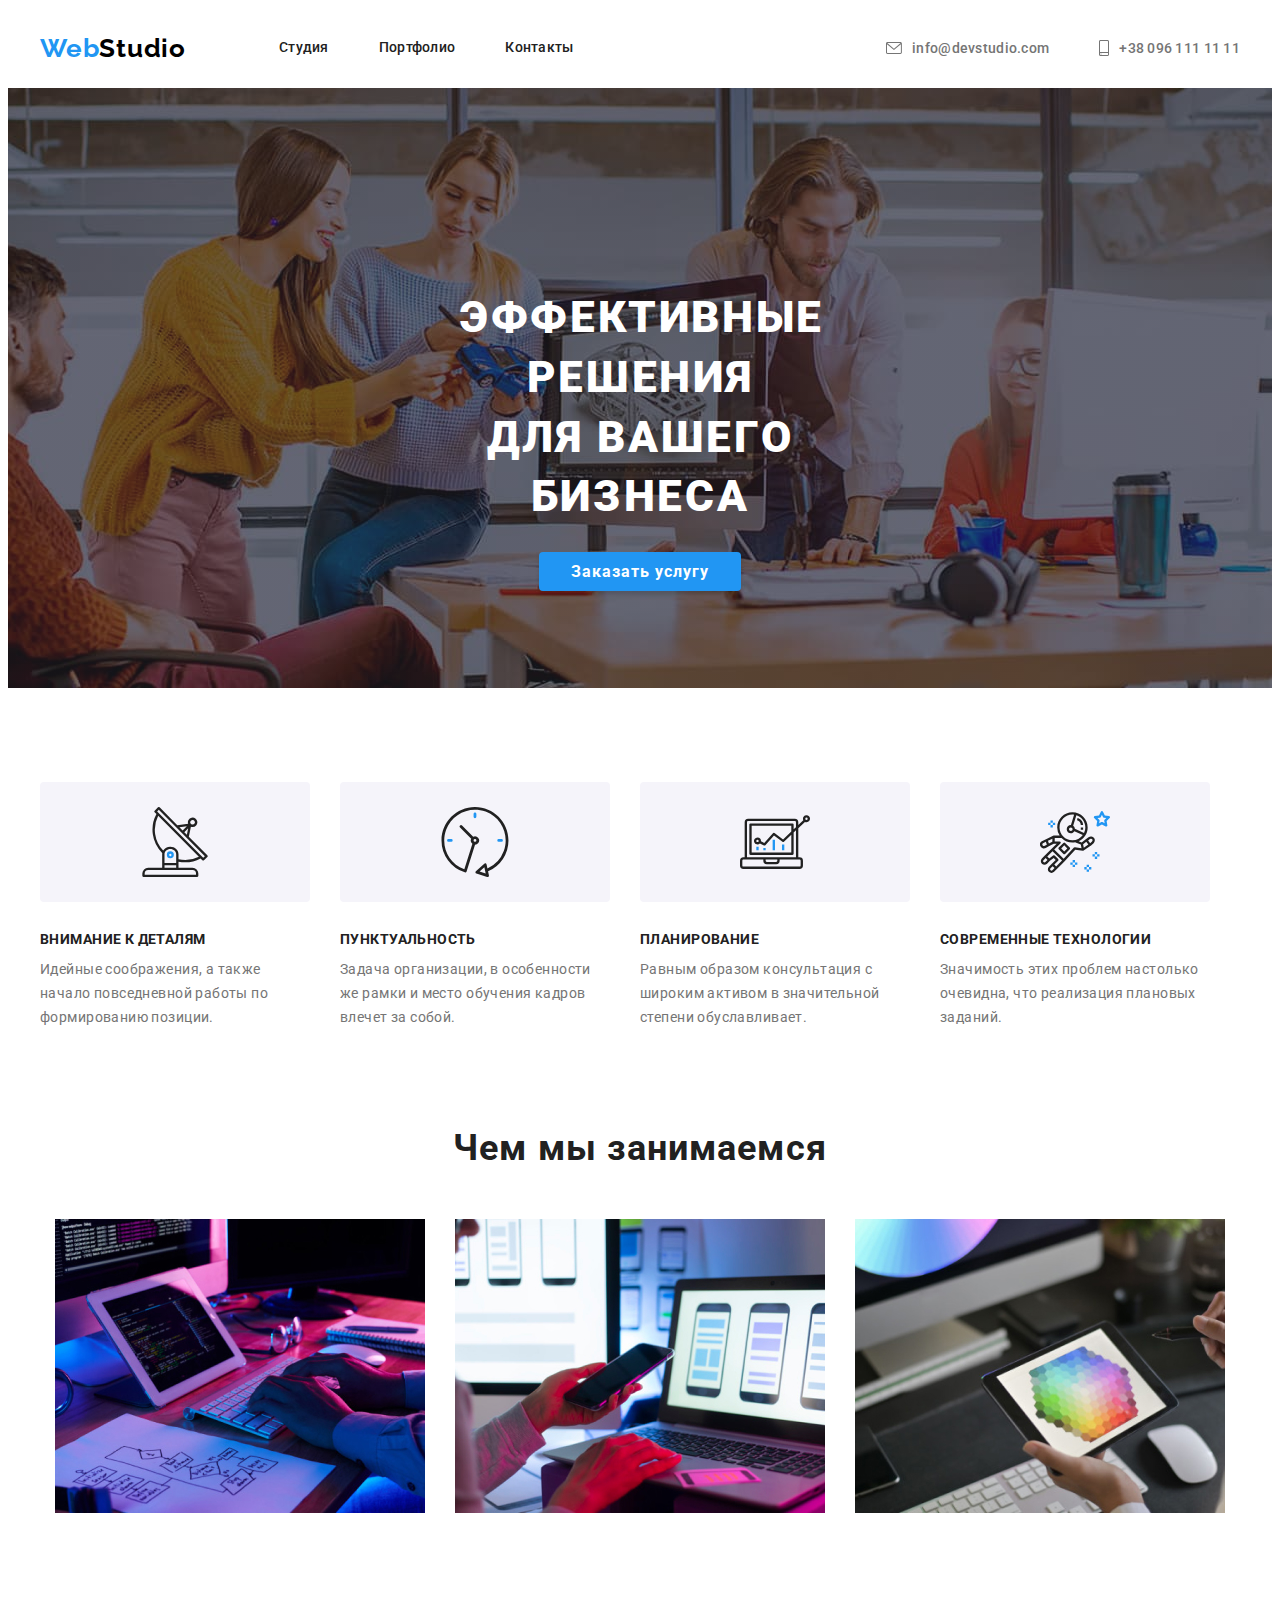
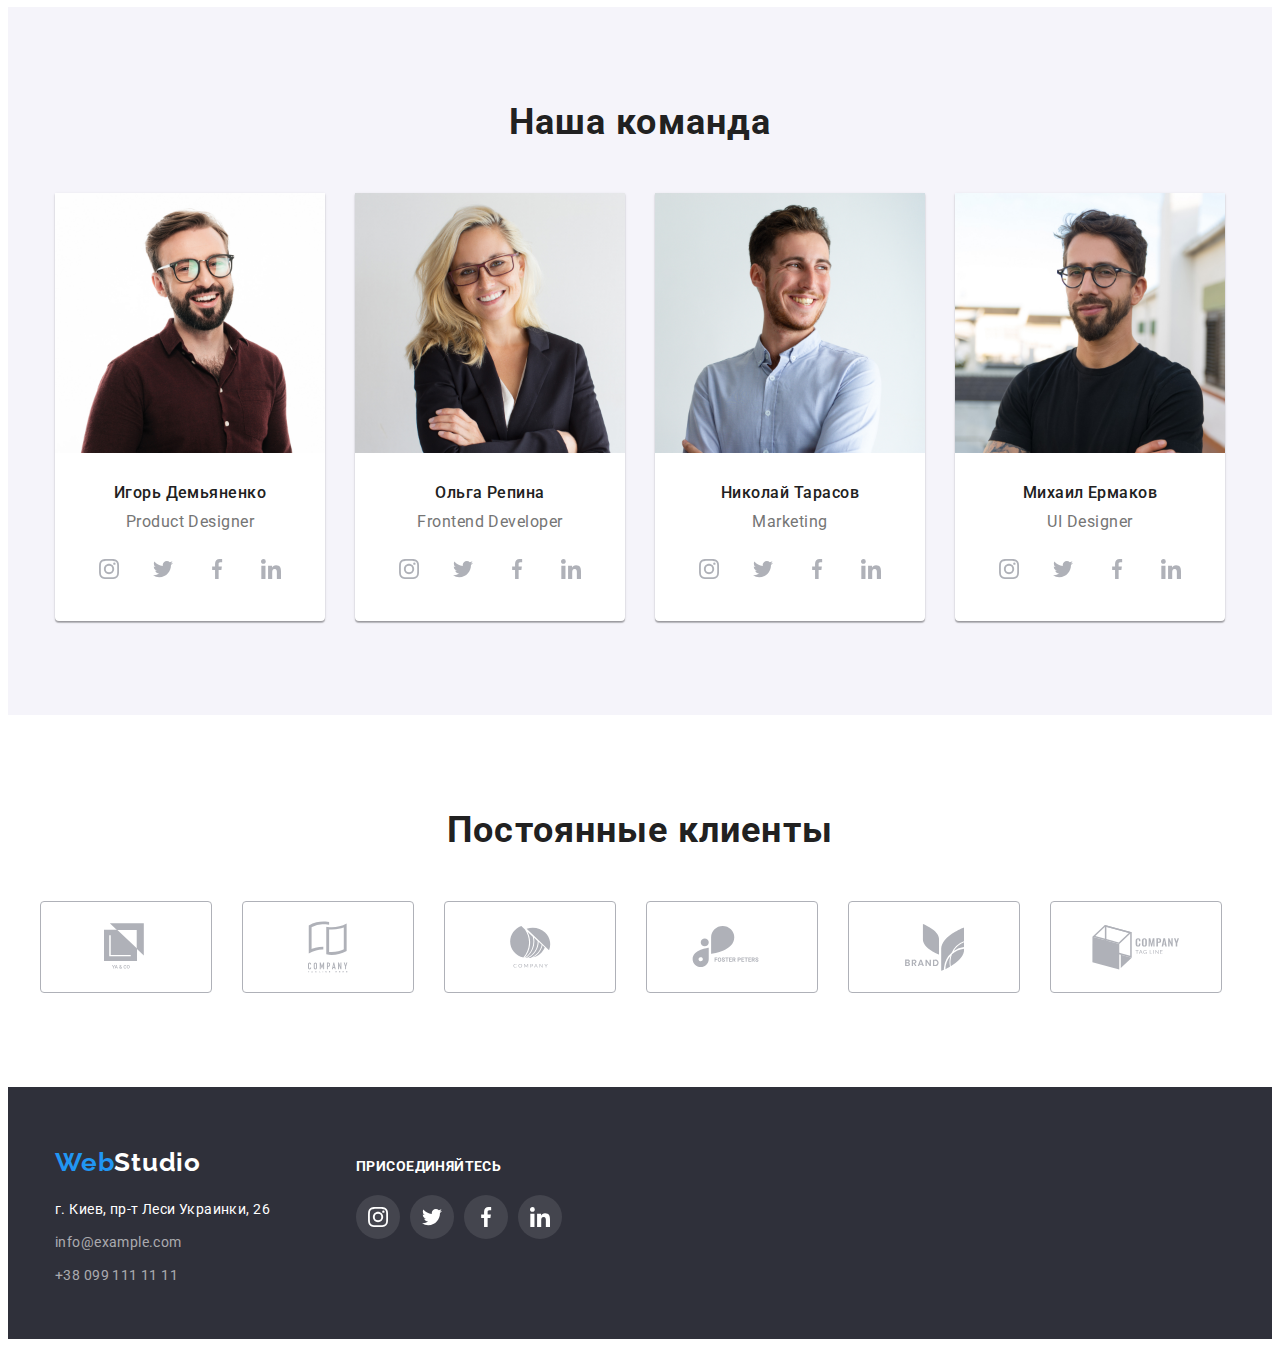
<file: index.html>
<!DOCTYPE html>
<html lang="ru">
<head>
    <meta charset="UTF-8" />
    <meta name="viewport" content="width=device-width, initial-scale=1.0" />
    <link rel="preconnect" href="https://fonts.gstatic.com">
    <link href="https://fonts.googleapis.com/css2?family=Raleway:wght@700&family=Roboto:wght@400;500;700&display=swap"
    rel="stylesheet">
    <link rel="stylesheet" href="https://cdnjs.cloudflare.com/ajax/libs/modern-normalize/1.0.0/modern-normalize.min.css"
        integrity="sha512-ISS7cAi1PEhQ8jnbJpJZMd29NlhNj4AWYyLOSp2CE/CsHxTCu+r+t0D2yoJudVrd0/8fTVPUVDzY5Tvli75u/g=="
        crossorigin="anonymous"/>
        <link rel="stylesheet" href="./css/styles.css"/>
    <title>Studio</title>
</head>
<header>
    <div class="header-container">
    <p><span class="logo-web">Web</span><span class="logo-studio">Studio</span></p>
    <nav class="site-nav">
        <a href="">Студия</a>
        <a href="./portfolio.html">Портфолио</a>
        <a href="">Контакты</a>
    </nav>
    <ul class="auth-nav">
      <li>
          <a href=""><svg class="icon-nav" width="16px" height="12px">
              <use href="./images/sprite-svg.svg#icon-envelope"></use>
          </svg>info@devstudio.com</a>
      </li>
        <li>
            <a href=""><svg class="icon-nav" width="10px" height="16px">
              <use href="./images/sprite-svg.svg#icon-smartphone"></use>
          </svg>+38 096 111 11 11</a>
        </li>
    </ul>
    </div>
</header>
<body>
    <main>
    <section class="hero">
       <div class="overlay">
        <h1 class="hero-title">Эффективные решения <br> для вашего бизнеса</h1>
        <a href class="hero-button">Заказать услугу</a>
        </div> 
    </section>
    <section>
        <h2 class="visually-hidden">Особенности</h2>
        <div class="features">           
        <ul>
            <li> <div class="icon-features">
                <svg width="70px" height="70px">
              <use href="./images/sprite-svg.svg#icon-antenna"></use>
          </svg></div>
                <h3 class="features-main">Внимание к деталям</h3>
                <p class="features-description">Идейные соображения, а также начало повседневной работы по формированию позиции.</p>
            </li>
            <li> <div class="icon-features">
                <svg width="70px" height="70px">
                    <use href="./images/sprite-svg.svg#icon-clock"></use>
                </svg></div>
                <h3 class="features-main">Пунктуальность</h3>
                <p class="features-description">Задача организации, в особенности же рамки и место обучения кадров влечет за собой.</p>
            </li>
            <li> <div class="icon-features">
                <svg width="70px" height="70px">
                    <use href="./images/sprite-svg.svg#icon-diagram"></use>
                </svg></div>
                <h3 class="features-main">Планирование</h3>
                <p class="features-description">Равным образом консультация с широким активом в значительной степени обуславливает.</p>
            </li>
            <li> <div class="icon-features">
                <svg width="70px" height="70px">
                    <use href="./images/sprite-svg.svg#icon-astronaut"></use>
                </svg></div>
                <h3 class="features-main">Современные технологии</h3>
                <p class="features-description">Значимость этих проблем настолько очевидна, что реализация плановых заданий.</p>
            </li>
        </ul>        
        </div>  
        <div class="products-container">
        <h2 class="products-title">Чем мы занимаемся</h2>
         <ul class="products">
             <li>
                 <img src="./images/box 1.jpg" alt="img1">
             </li>
             <li>
                 <img src="./images/box 2.jpg" alt="img2">
             </li>
             <li>
                 <img src="./images/box 3.jpg" alt="img3">
             </li>
         </ul>    
        </div>     
    </section>
    <section class="employee">
        <h2 class="employee-title">Наша команда</h2>
        <ul class="employee-description">
             <li class="employee-item">
                 <img class="employee-foto" src="./images/Игорь Демьяненко.jpg" alt="foto1">
                 <h3 class="employee-name">Игорь Демьяненко</h3>
                 <p class="employee-position">Product Designer</p>
                 <ul>
                     <li class="employee-icon"><a href=""><svg width="20px" height="20px">
                    <use href="./images/sprite-svg.svg#icon-instagram"></use></svg></a>
                     </li>
                    <li class="employee-icon"><a href=""><svg width="20px" height="20px">
                            <use href="./images/sprite-svg.svg#icon-twitter"></use></svg></a>
                    </li>
                    <li class="employee-icon"><a href=""><svg width="20px" height="20px">
                            <use href="./images/sprite-svg.svg#icon-facebook"></use></svg></a>
                    </li>
                    <li class="employee-icon"><a href=""><svg width="20px" height="20px">
                            <use href="./images/sprite-svg.svg#icon-linkedin"></use></svg></a>
                    </li>
                        </ul>
             </li>
             <li class="employee-item">
                 <img class="employee-foto" src="./images/Ольга Репина.jpg" alt="foto2">
                 <h3 class="employee-name">Ольга Репина</h3>
                 <p class="employee-position">Frontend Developer</p>
                <ul>
                    <li class="employee-icon"><a href=""><svg width="20px" height="20px">
                            <use href="./images/sprite-svg.svg#icon-instagram"></use>
                        </svg></a>
                    </li>
                    <li class="employee-icon"><a href=""><svg width="20px" height="20px">
                            <use href="./images/sprite-svg.svg#icon-twitter"></use>
                        </svg></a>
                    </li>
                    <li class="employee-icon"><a href=""><svg width="20px" height="20px">
                            <use href="./images/sprite-svg.svg#icon-facebook"></use>
                        </svg></a>
                    </li>
                    <li class="employee-icon"><a href=""><svg width="20px" height="20px">
                            <use href="./images/sprite-svg.svg#icon-linkedin"></use>
                        </svg></a>
                    </li>
                </ul>
             </li>
             <li class="employee-item">
                 <img class="employee-foto" src="./images/Николай Тарасов.jpg" alt="foto3">
                 <h3 class="employee-name">Николай Тарасов</h3>
                 <p class="employee-position">Marketing</p> 
                <ul>
                    <li class="employee-icon"><a href=""><svg width="20px" height="20px">
                            <use href="./images/sprite-svg.svg#icon-instagram"></use>
                        </svg></a>
                    </li>
                    <li class="employee-icon"><a href=""><svg width="20px" height="20px">
                            <use href="./images/sprite-svg.svg#icon-twitter"></use>
                        </svg></a>
                    </li>
                    <li class="employee-icon"><a href=""><svg width="20px" height="20px">
                            <use href="./images/sprite-svg.svg#icon-facebook"></use>
                        </svg></a>
                    </li>
                    <li class="employee-icon"><a href=""><svg width="20px" height="20px">
                            <use href="./images/sprite-svg.svg#icon-linkedin"></use>
                        </svg></a>
                    </li>
                </ul>
             </li>
             <li class="employee-item">
                 <img class="employee-foto" src="./images/Михаил Ермаков.jpg" alt="foto4">
                 <h3 class="employee-name">Михаил Ермаков</h3>
                 <p class="employee-position">UI Designer</p>
                <ul>
                    <li class="employee-icon"><a href=""><svg width="20px" height="20px">
                            <use href="./images/sprite-svg.svg#icon-instagram"></use>
                        </svg></a>
                    </li>
                    <li class="employee-icon"><a href=""><svg width="20px" height="20px">
                            <use href="./images/sprite-svg.svg#icon-twitter"></use>
                        </svg></a>
                    </li>
                    <li class="employee-icon"><a href=""><svg width="20px" height="20px">
                            <use href="./images/sprite-svg.svg#icon-facebook"></use>
                        </svg></a>
                    </li>
                    <li class="employee-icon"><a href=""><svg width="20px" height="20px">
                            <use href="./images/sprite-svg.svg#icon-linkedin"></use>
                        </svg></a>
                    </li>
                </ul>
             </li>
            </ul>
    </section>
    <section class="clients">
        <h2 class="clients-title">Постоянные клиенты</h2>
            <ul>
                <a href=""><svg width="44px" height="49px">
                    <use href="./images/sprite-svg.svg#icon-logo-1"></use>
                </svg></a>
                <a href=""><svg width="40px" height="52px">
                    <use href="./images/sprite-svg.svg#icon-logo-2"></use>
                    </svg></a>
                <a href=""><svg width="41px" height="42px">
                    <use href="./images/sprite-svg.svg#icon-logo-3"></use>
                    </svg></a>
                <a href=""><svg width="80px" height="42px">
                    <use href="./images/sprite-svg.svg#icon-logo-4"></use>
                    </svg></a>
                <a href=""><svg width="59px" height="47px">
                    <use href="./images/sprite-svg.svg#icon-logo-5"></use>
                    </svg></a>
                <a href=""><svg width="88px" height="45px">
                    <use href="./images/sprite-svg.svg#icon-logo-6"></use>
                    </svg></a>
            </ul>
        </section>
    </main>
</body>
<footer class="footer">
    <div class="footer-container">
        <div class="address">
            <p><span class="logo-web">Web</span><span class="footer-logo-studio">Studio</span></p>
            <address>
            <ul>
                <li class="address-street">г. Киев, пр-т Леси Украинки, 26</li>
                <li class="address-tel">info@example.com</li>
                <li class="address-tel">+38 099 111 11 11</li>
            </ul>
            </address>
        </div>
    <div class="join"> 
            <p class="join-title">присоединяйтесь</p>
        <ul>
            <li class="footer-icon"><a href=""><svg width="20px" height="20px">
                <use href="./images/sprite-svg.svg#icon-instagram"></use>
            </svg></a>
            </li>
            <li class="footer-icon"><a href=""><svg width="20px" height="20px">
                <use href="./images/sprite-svg.svg#icon-twitter"></use>
            </svg></a>
            </li>
            <li class="footer-icon"><a href=""><svg width="20px" height="20px">
                <use href="./images/sprite-svg.svg#icon-facebook"></use>
            </svg></a>
            </li>
            <li class="footer-icon"><a href=""><svg width="20px" height="20px">
                <use href="./images/sprite-svg.svg#icon-linkedin"></use>
            </svg></a>
            </li>
    </ul>
    </div>
    </div>
</footer>
</html>
</file>
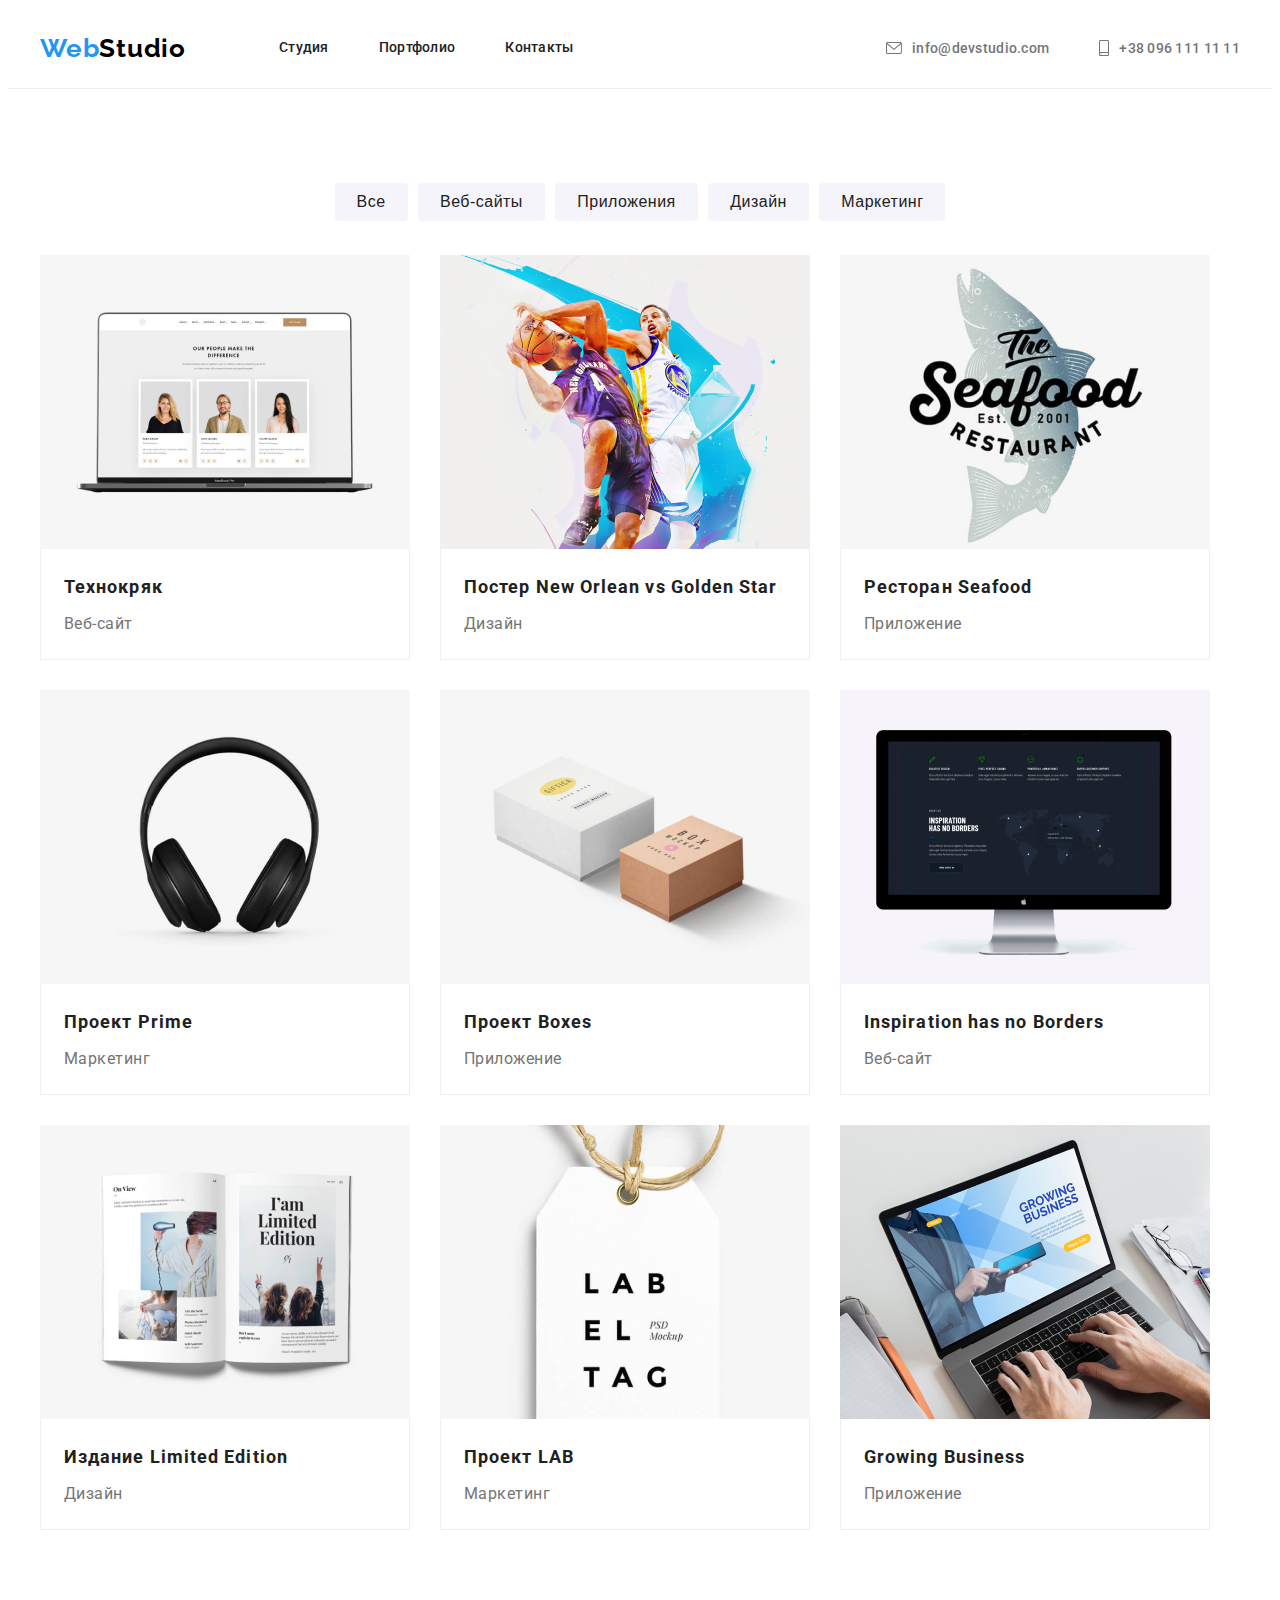
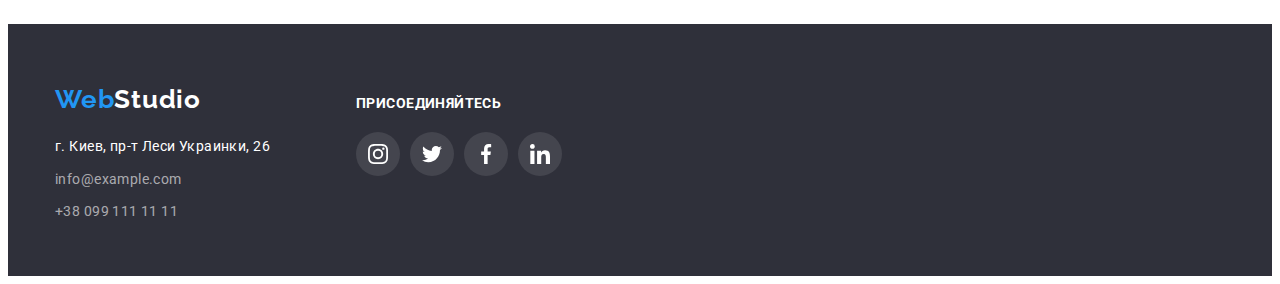
<file: portfolio.html>
<!DOCTYPE html>
<html lang="ru">
<head>
    <meta charset="UTF-8">
    <meta name="viewport" content="width=device-width, initial-scale=1.0">
    <link rel="preconnect" href="https://fonts.gstatic.com">
    <link href="https://fonts.googleapis.com/css2?family=Raleway:wght@700&family=Roboto:wght@400;500;700&display=swap"
        rel="stylesheet">
        <link rel="stylesheet" href="https://cdnjs.cloudflare.com/ajax/libs/modern-normalize/1.0.0/modern-normalize.min.css"
            integrity="sha512-ISS7cAi1PEhQ8jnbJpJZMd29NlhNj4AWYyLOSp2CE/CsHxTCu+r+t0D2yoJudVrd0/8fTVPUVDzY5Tvli75u/g=="
            crossorigin="anonymous" />
      <link rel="stylesheet" href="./css/styles.css" />
<title>Portfolio</title>
</head>
<header class="header">
    <div class="header-container">
        <p><span class="logo-web">Web</span><span class="logo-studio">Studio</span></p>
        <nav class="site-nav">
            <a href="./index.html">Студия</a>
            <a href="./portfolio.html">Портфолио</a>
            <a href="">Контакты</a>
        </nav>
        <ul class="auth-nav">
            <li>
                <a href=""><svg class="icon-nav" width="16px" height="12px">
                        <use href="./images/sprite-svg.svg#icon-envelope"></use>
                    </svg>info@devstudio.com</a>
            </li>
            <li>
                <a href=""><svg class="icon-nav" width="10px" height="16px">
                        <use href="./images/sprite-svg.svg#icon-smartphone"></use>
                    </svg>+38 096 111 11 11</a>
            </li>
        </ul>
    </div>
</header>
<body>
    <main>
        <!--скрытый заголовок--><h1 class="visually-hidden">Наши проекты-скрытый заголовок</h1>
    <div class="filter">
        <ul>
            <li><button type="button" class="button-filter">Все</button></li>
            <li><button type="button" class="button-filter">Веб-сайты</button></li>
            <li><button type="button" class="button-filter">Приложения</button></li>
            <li><button type="button" class="button-filter">Дизайн</button></li>
            <li><button type="button" class="button-filter">Маркетинг</button></li>
        </ul>
    </div>
    <div class="projects">
        <ul>
            <li class="projects-item"><img src="./images/Технокряк.jpg" alt="img1">
                <div class="project-content">
                    <h2 class="project-title">Технокряк</h2>
                <p class="project-description">Веб-сайт</p></div>
                
            </li>
            <li class="projects-item"><img src="./images/Постер New Orlean.jpg" alt="img2">
                <div class="project-content">
                <h2 class="project-title">Постер New Orlean vs Golden Star</h2>
                <p class="project-description">Дизайн</p></div>
            </li>
            <li class="projects-item"><img src="./images/Ресторан Seafood.jpg" alt="img3">
                <div class="project-content">
                <h2 class="project-title">Ресторан Seafood</h2>
                <p class="project-description">Приложение</p></div>
            </li>
            <li class="projects-item"><img src="./images/Проект Prime.jpg" alt="img4">
                <div class="project-content">
                <h2 class="project-title">Проект Prime</h2>
                <p class="project-description">Маркетинг</p></div>
            </li>
            <li class="projects-item"><img src="./images/Проект Boxes.jpg" alt="img5">
                <div class="project-content">
                <h2 class="project-title">Проект Boxes</h2>
                <p class="project-description">Приложение</p></div>
            </li>
            <li class="projects-item"><img src="./images/Inspiration has no Borders.jpg" alt="img6">
                <div class="project-content">
                <h2 class="project-title">Inspiration has no Borders</h2>
                <p class="project-description">Веб-сайт</p></div>
            </li>
            <li class="projects-item"><img src="./images/Издание Limited Edition.jpg" alt="img7">
                <div class="project-content">
                <h2 class="project-title">Издание Limited Edition</h2>
                <p class="project-description">Дизайн</p></div>
            </li>
            <li class="projects-item"><img src="./images/Проект LAB.jpg" alt="img8">
                <div class="project-content">
                <h2 class="project-title">Проект LAB</h2>
                <p class="project-description">Маркетинг</p></div>
            </li>
            <li class="projects-item"><img src="./images/Growing Business.jpg" alt="img9">
                <div class="project-content">
                <h2 class="project-title">Growing Business</h2>
                <p class="project-description">Приложение</p></div>
            </li>
        </ul>
    </div>    
    </main>
</body>
<footer class="footer">
    <div class="footer-container">
        <div class="address">
            <p><span class="logo-web">Web</span><span class="footer-logo-studio">Studio</span></p>
            <address>
                <ul>
                    <li class="address-street">г. Киев, пр-т Леси Украинки, 26</li>
                    <li class="address-tel">info@example.com</li>
                    <li class="address-tel">+38 099 111 11 11</li>
                </ul>
            </address>
        </div>
        <div class="join">
            <p class="join-title">присоединяйтесь</p>
            <ul>
                <li class="footer-icon"><a href=""><svg width="20px" height="20px">
                            <use href="./images/sprite-svg.svg#icon-instagram"></use>
                        </svg></a>
                </li>
                <li class="footer-icon"><a href=""><svg width="20px" height="20px">
                            <use href="./images/sprite-svg.svg#icon-twitter"></use>
                        </svg></a>
                </li>
                <li class="footer-icon"><a href=""><svg width="20px" height="20px">
                            <use href="./images/sprite-svg.svg#icon-facebook"></use>
                        </svg></a>
                </li>
                <li class="footer-icon"><a href=""><svg width="20px" height="20px">
                            <use href="./images/sprite-svg.svg#icon-linkedin"></use>
                        </svg></a>
                </li>
            </ul>
        </div>
    </div>
</footer>

</html>
</file>
<file: css/styles.css>
ul,
p,
h1,
h2,
h3,
h4 {
  padding: 0;
  margin: 0;
}
body {
  font-family: Roboto, sans-serif;
}
ul {
  list-style-type: none;
  padding: 0;
  margin: 0;
}
a {
  text-decoration: none;
}
img {
  display: block;
  max-width: 100%;
  height: auto;
}
.visually-hidden {
  position: absolute;
  width: 1px;
  height: 1px;
  margin: -1px;
  border: 0px;
  padding: 0px;
  clip: rect(0 0 0 0);
  overflow: hidden;
}
.header-container {
  display: flex;
  align-items: center;
  width: 1200px;
  padding-left: 15px;
  padding-right: 15px;
  margin-left: auto;
  margin-right: auto;
}
.logo-web {
  color: #2196f3;
  width: 145px;
  height: 31px;
  font-family: Raleway, sans-serif;
  font-style: normal;
  font-weight: bold;
  font-size: 26px;
  line-height: 1.19;
  letter-spacing: 0.03em;
}
.logo-studio {
  width: 145px;
  height: 31px;
  font-family: Raleway, sans-serif;
  font-style: normal;
  font-weight: bold;
  font-size: 26px;
  line-height: 1.19;
  letter-spacing: 0.03em;
}
.site-nav {
  display: flex;
  margin-left: 93px;
}
.site-nav a {
  padding-top: 32px;
  padding-bottom: 32px;
  color: #212121;
  font-family: Roboto, sans-serif;
  font-style: normal;
  font-weight: 500;
  font-size: 14px;
  line-height: 1.14;
  letter-spacing: 0.02em;
}
.site-nav a:not(:last-child) {
  margin-right: 50px;
}
.site-nav a:hover {
  color: #2196f3;
}
.auth-nav a {
  display: flex;
  padding-top: 32px;
  padding-bottom: 32px;
  color: #757575;
  fill: #757575;
  font-family: Roboto, sans-serif;
  font-style: normal;
  font-weight: 500;
  font-size: 14px;
  line-height: 16px;
  letter-spacing: 0.02em;
}
.auth-nav a:hover {
  color: #2196f3;
  fill: #2196f3;
  cursor: pointer;
}
.icon-nav {
  margin-right: 10px;
  margin-top: auto;
  margin-bottom: auto;
}
/* .icon-envelope:hover,
.icon-smartphone:hover {
  fill: #2196f3;
  cursor: pointer;
} */
.auth-nav li:not(:last-child) {
  margin-right: 50px;
}
.auth-nav {
  display: flex;
  margin-left: auto;
}
.overlay {
  max-width: 1600px;
  background-color: #2f303a;
  height: 600px;
  margin-left: auto;
  margin-right: auto;
  background-image: linear-gradient(
      to right,
      rgba(47, 48, 58, 0.4),
      rgba(47, 48, 58, 0.4)
    ),
    url(../images/Hero\ background.jpg);
  background-repeat: no-repeat;
  background-position: center;
  background-size: cover;
}
.hero {
  text-align: center;
  margin-left: auto;
  margin-right: auto;
}
.hero-title {
  margin-top: 0;
  padding-bottom: 30px;
  padding-top: 200px;
  padding-left: 452px;
  padding-right: 452px;
  font-weight: 900;
  font-size: 44px;
  line-height: 1.36;
  letter-spacing: 0.06em;
  text-transform: uppercase;
  color: #ffffff;
}
.hero-button {
  font-weight: bold;
  font-size: 16px;
  line-height: 1.87;
  letter-spacing: 0.06em;
  color: #ffffff;
  background-color: #2196f3;
  width: 200px;
  height: 50px;
  left: 700px;
  top: 430px;
  box-shadow: 0px 4px 4px rgba(0, 0, 0, 0.15);
  border-radius: 4px;
  padding: 10px 32px;
  /*display: block;*/
}
.features {
  width: 1200px;
  padding-left: 15px;
  padding-right: 15px;
  margin-left: auto;
  margin-right: auto;
}
.features > ul {
  display: flex;
  padding-top: 94px;
  /*margin-bottom: 94px;*/
}
.features li:not(:last-child) {
  margin-right: 30px;
}
.features-main {
  margin-bottom: 10px;
  font-weight: bold;
  font-size: 14px;
  line-height: 1.14;
  letter-spacing: 0.03em;
  text-transform: uppercase;
  color: #212121;
}
.features-description {
  width: 270px;
  height: 75px;
  font-size: 14px;
  line-height: 1.71;
  letter-spacing: 0.03em;
  color: #757575;
}
.icon-features {
  width: 270px;
  height: 120px;
  background-color: #f5f4fa;
  margin-bottom: 30px;
  display: flex;
  align-items: center;
  justify-content: center;
  border-radius: 4px;
}
.products-container {
  padding-top: 94px;
  padding-bottom: 94px;
  margin-left: auto;
  margin-right: auto;
  width: 1170px;
}
.products-title,
.employee-title,
.clients-title {
  padding-bottom: 50px;
  font-weight: bold;
  font-size: 36px;
  line-height: 1.17;
  text-align: center;
  letter-spacing: 0.03em;
  color: #212121;
}
.products {
  display: flex;
  justify-content: space-between;
  /*width: 1170px;*/
  margin-left: auto;
  margin-right: auto;
  /* margin-bottom: 94px;*/
}
.products img {
  width: 370px;
  height: 294px;
}
.employee {
  padding-top: 94px;
  padding-bottom: 94px;
  margin-left: auto;
  margin-right: auto;
  background: #f5f4fa;
}
.employee-description {
  display: flex;
  width: 1170px;
  margin-left: auto;
  margin-right: auto;
}
.employee-item {
  width: 270px;
  height: 428px;
  background: #ffffff;
  box-shadow: 0px 1px 3px rgba(0, 0, 0, 0.12), 0px 1px 1px rgba(0, 0, 0, 0.14),
    0px 2px 1px rgba(0, 0, 0, 0.2);
  border-radius: 0px 0px 4px 4px;
}
.employee-item:not(:last-child) {
  margin-right: 30px;
}
.employee-foto {
  width: 270px;
  height: 260px;
}
.employee-name {
  margin-top: 30px;
  font-weight: 500;
  font-size: 16px;
  line-height: 1.19;
  text-align: center;
  letter-spacing: 0.03em;
  color: #212121;
}
.employee-position {
  margin-top: 10px;
  font-size: 16px;
  line-height: 1.19;
  text-align: center;
  letter-spacing: 0.03em;
  color: #757575;
}
.employee-item > ul {
  display: flex;
  margin: 16px 32px 30px 32px;
}
.employee-item a {
  display: flex;
  justify-content: center;
  align-items: center;
  width: 44px;
  height: 44px;
  fill: #afb1b8;
  border-radius: 50%;
  cursor: pointer;
}
.employee-icon a:hover {
  fill: #ffffff;
  background-color: #2196f3;
  border-radius: 50%;
}
.employee-icon:not(:last-child) {
  margin-right: 10px;
}
.clients {
  width: 1200px;
  padding-left: 15px;
  padding-right: 15px;
  padding-top: 94px;
  padding-bottom: 94px;
  margin-left: auto;
  margin-right: auto;
}
.clients ul {
  display: flex;
}
.clients a {
  display: flex;
  justify-content: center;
  align-items: center;
  width: 170px;
  height: 90px;
  border: 1px solid #afb1b8;
  border-radius: 4px;
  fill: #afb1b8;
}
.clients a:hover {
  fill: #2196f3;
  border-color: #2196f3;
  cursor: pointer;
}
.clients a:not(:last-child) {
  margin-right: 30px;
}
.footer {
  background-color: #2f303a;
}
.footer-container {
  display: flex;
  width: 1170px;
  margin-left: auto;
  margin-right: auto;
}
.footer-logo-studio {
  width: 145px;
  height: 31px;
  font-family: Raleway, sans-serif;
  font-weight: bold;
  font-size: 26px;
  line-height: 1.19;
  letter-spacing: 0.03em;
  color: #ffffff;
}
.address {
  margin-top: 60px;
  margin-right: 70px;
  width: 231px;
  margin-bottom: 60px;
}
.address > p {
  margin-bottom: 20px;
}
.address ul {
  width: 231px;
  height: 81px;
  margin-top: 20px;
}
.address li:not(:last-child) {
  margin-bottom: 9px;
}
.address-street {
  font-style: normal;
  font-size: 14px;
  line-height: 1.71;
  letter-spacing: 0.03em;
  color: #ffffff;
}
.address-tel {
  font-style: normal;
  font-weight: normal;
  font-size: 14px;
  line-height: 1.71;
  letter-spacing: 0.03em;
  color: rgba(255, 255, 255, 0.6);
}
.join {
  margin-top: 72px;
  margin-bottom: 100px;
}
.join-title {
  margin-bottom: 20px;
  font-weight: bold;
  font-size: 14px;
  line-height: 1.14;
  letter-spacing: 0.03em;
  text-transform: uppercase;
  color: #ffffff;
}
.join > ul {
  display: flex;
}

.join a {
  display: flex;
  justify-content: center;
  align-items: center;
  width: 44px;
  height: 44px;
  border-radius: 50%;
  fill: #ffffff;
  cursor: pointer;
  background-color: rgba(255, 255, 255, 0.1);
}
.footer-icon:hover {
  background-color: #2196f3;
  border-radius: 50%;
}
.footer-icon:not(:last-child) {
  margin-right: 10px;
}

/*--Portfolio--*/

.header {
  border-bottom: 1px solid #ececec;
}
.filter {
  padding-top: 94px;
  padding-bottom: 34px;
  margin-left: auto;
  margin-right: auto;
  width: 611px;
}
.filter > ul {
  display: flex;
  justify-content: space-between;
}
/*.filter li:not(:last-child) {
  margin-right: 8px;*/

.button-filter {
  padding: 6px 22px;
  font-weight: 500;
  font-size: 16px;
  line-height: 1.62;
  letter-spacing: 0.03em;
  color: #212121;
  background: #f5f4fa;
  border-width: 0;
  border-radius: 4px;
}
.button-filter:hover {
  font-weight: 500;
  font-size: 16px;
  line-height: 1.62;
  letter-spacing: 0.03em;
  color: #ffffff;
  background-color: #2196f3;
}
.projects > ul {
  display: flex;
  flex-wrap: wrap;
  width: 1200px;
  padding-left: 15px;
  padding-right: 15px;
  padding-bottom: 94px;
  margin-left: auto;
  margin-right: auto;
}
/*Альтернатива ширине элементов контейнера
  width: calc((100% - 60 px) / 3
   margin-right: 30px;
   .projects > li:nth-child(3n)
  margin-right: 0;*/

.project-content {
  padding: 20px 23px;
  border-left: 1px solid #eeeeee;
  border-right: 1px solid #eeeeee;
  border-bottom: 1px solid #eeeeee;
}
.projects-item {
}

.projects-item img {
  height: 294px;
  width: 370px;
}
.projects-item:not(:nth-child(3n)) {
  margin-right: 30px;
}
.projects-item:not(:nth-last-child(-n + 3)) {
  margin-bottom: 30px;
}
.project-title {
  margin-bottom: 4px;
  font-weight: bold;
  font-size: 18px;
  line-height: 2;
  letter-spacing: 0.06em;
  color: #212121;
}
.project-description {
  font-size: 16px;
  line-height: 1.87;
  letter-spacing: 0.03em;
  color: #757575;
}
</file>
